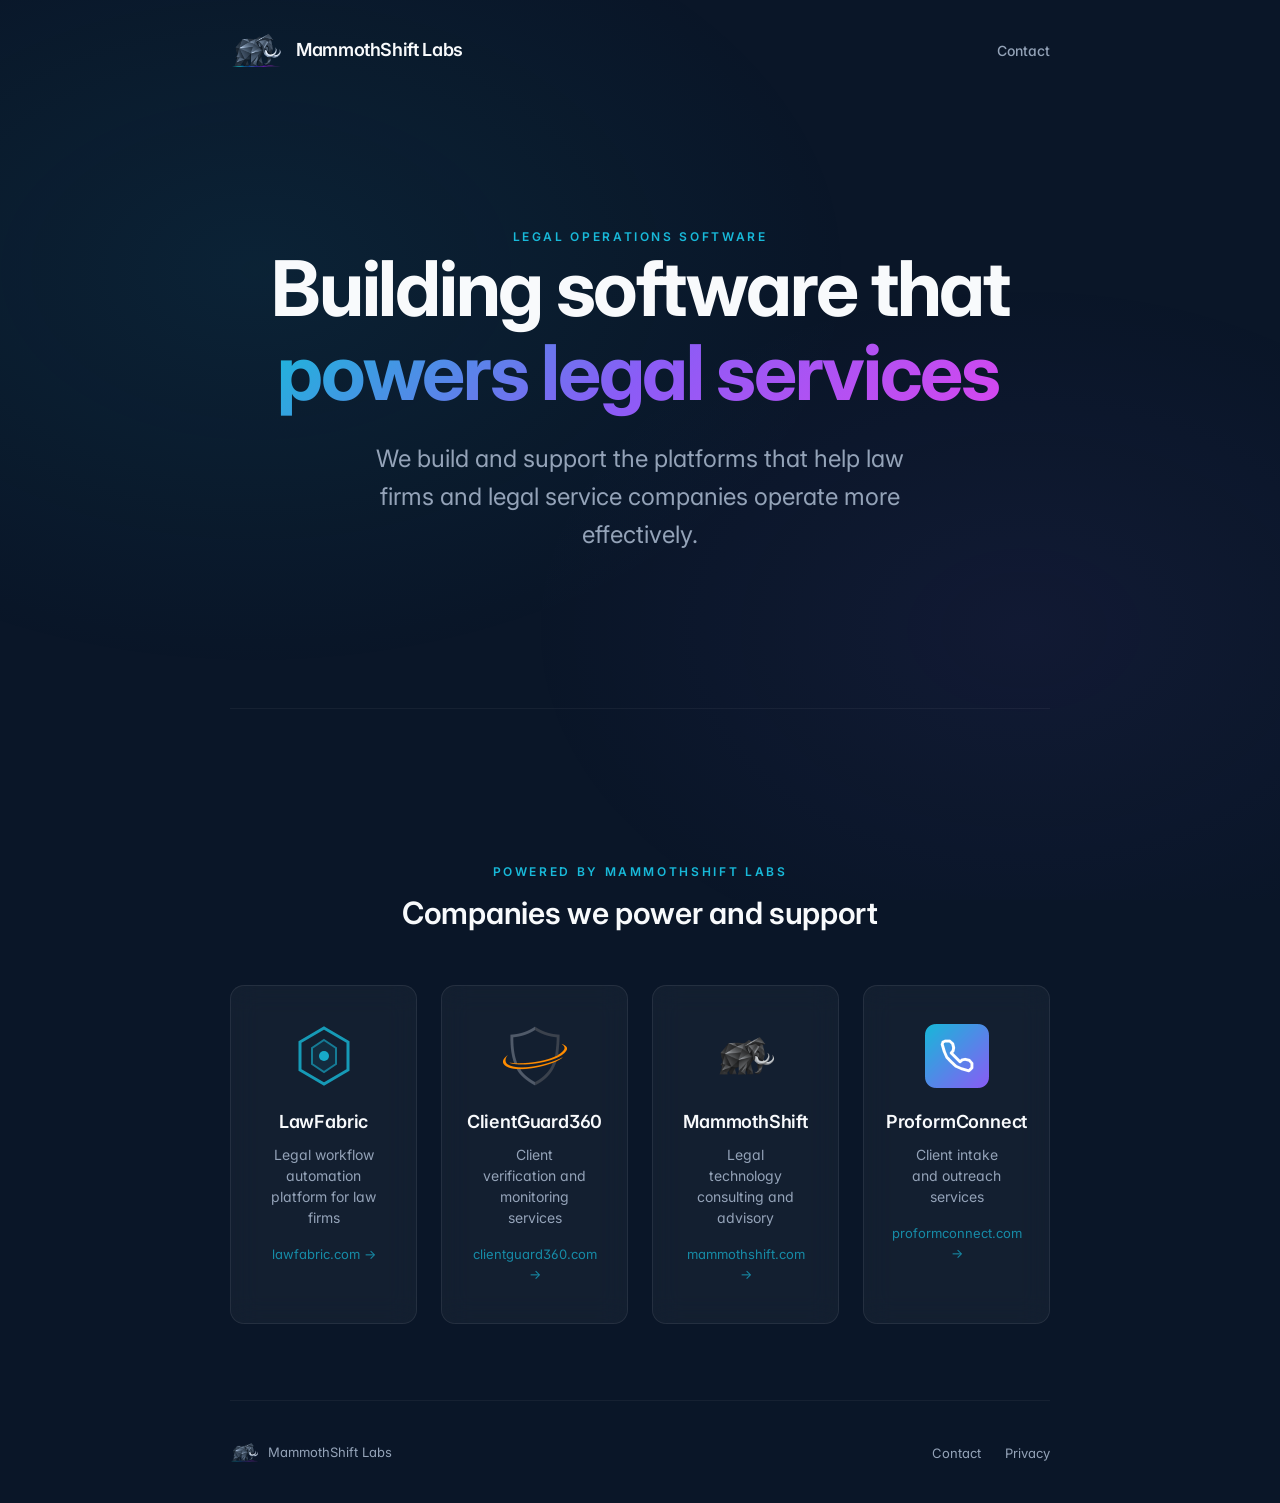
<file: index.html>
<!DOCTYPE html>
<html lang="en">
<head>
  <meta charset="UTF-8">
  <meta name="viewport" content="width=device-width, initial-scale=1.0">
  <title>MammothShift Labs</title>
  <meta name="description" content="MammothShift Labs builds and maintains legal operations software.">
  <meta property="og:type" content="website">
  <meta property="og:title" content="MammothShift Labs">
  <meta property="og:description" content="MammothShift Labs builds and maintains legal operations software.">
  <meta property="og:image" content="img/og-image.png">
  <link rel="preconnect" href="https://fonts.googleapis.com">
  <link rel="preconnect" href="https://fonts.gstatic.com" crossorigin>
  <link href="https://fonts.googleapis.com/css2?family=Inter:wght@300;400;500;600;700;800&display=swap" rel="stylesheet">
  <link rel="stylesheet" href="css/style.css">
  <link rel="icon" href="img/favicon.png">
</head>
<body class="ml-stage">
<div class="ml-page">

  <msl-header></msl-header>

  <main class="ml-main">
    <section class="ml-hero">
      <p class="ml-eyebrow ml-animate">Legal Operations Software</p>
      <h1 class="ml-title-lg ml-hero-tagline ml-animate ml-animate-d1">
        Building software that <span class="ml-gradient-text">powers legal services</span>
      </h1>
      <p class="ml-body-lg ml-hero-sub ml-animate ml-animate-d2">
        We build and support the platforms that help law firms and legal service companies operate more effectively.
      </p>
    </section>

    <hr class="ml-divider">

    <section class="ml-section">
      <div class="ml-section-header ml-animate ml-animate-d3">
        <p class="ml-eyebrow">Powered by MammothShift Labs</p>
        <h2 class="ml-title-sm">Companies we power and support</h2>
      </div>

      <div class="ml-grid">

        <a href="https://www.lawfabric.com" target="_blank" rel="noopener" class="ml-card ml-animate ml-animate-d3">
          <img class="ml-card-logo" src="img/lawfabric.svg" alt="LawFabric">
          <div class="ml-card-name">LawFabric</div>
          <div class="ml-card-desc">Legal workflow automation platform for law firms</div>
          <div class="ml-card-link">lawfabric.com &rarr;</div>
        </a>

        <a href="https://www.clientguard360.com" target="_blank" rel="noopener" class="ml-card ml-animate ml-animate-d4">
          <img class="ml-card-logo" src="img/clientguard360.png" alt="ClientGuard360">
          <div class="ml-card-name">ClientGuard360</div>
          <div class="ml-card-desc">Client verification and monitoring services</div>
          <div class="ml-card-link">clientguard360.com &rarr;</div>
        </a>

        <a href="https://www.mammothshift.com" target="_blank" rel="noopener" class="ml-card ml-animate ml-animate-d5">
          <img class="ml-card-logo" src="img/mammothshift.png" alt="MammothShift">
          <div class="ml-card-name">MammothShift</div>
          <div class="ml-card-desc">Legal technology consulting and advisory</div>
          <div class="ml-card-link">mammothshift.com &rarr;</div>
        </a>

        <a href="https://www.proformconnect.com" target="_blank" rel="noopener" class="ml-card ml-animate ml-animate-d6">
          <img class="ml-card-logo" src="img/proformconnect.png" alt="ProformConnect">
          <div class="ml-card-name">ProformConnect</div>
          <div class="ml-card-desc">Client intake and outreach services</div>
          <div class="ml-card-link">proformconnect.com &rarr;</div>
        </a>

      </div>
    </section>
  </main>

  <msl-footer></msl-footer>

</div>
<script src="js/components.js"></script>
<script src="js/main.js"></script>
</body>
</html>
</file>
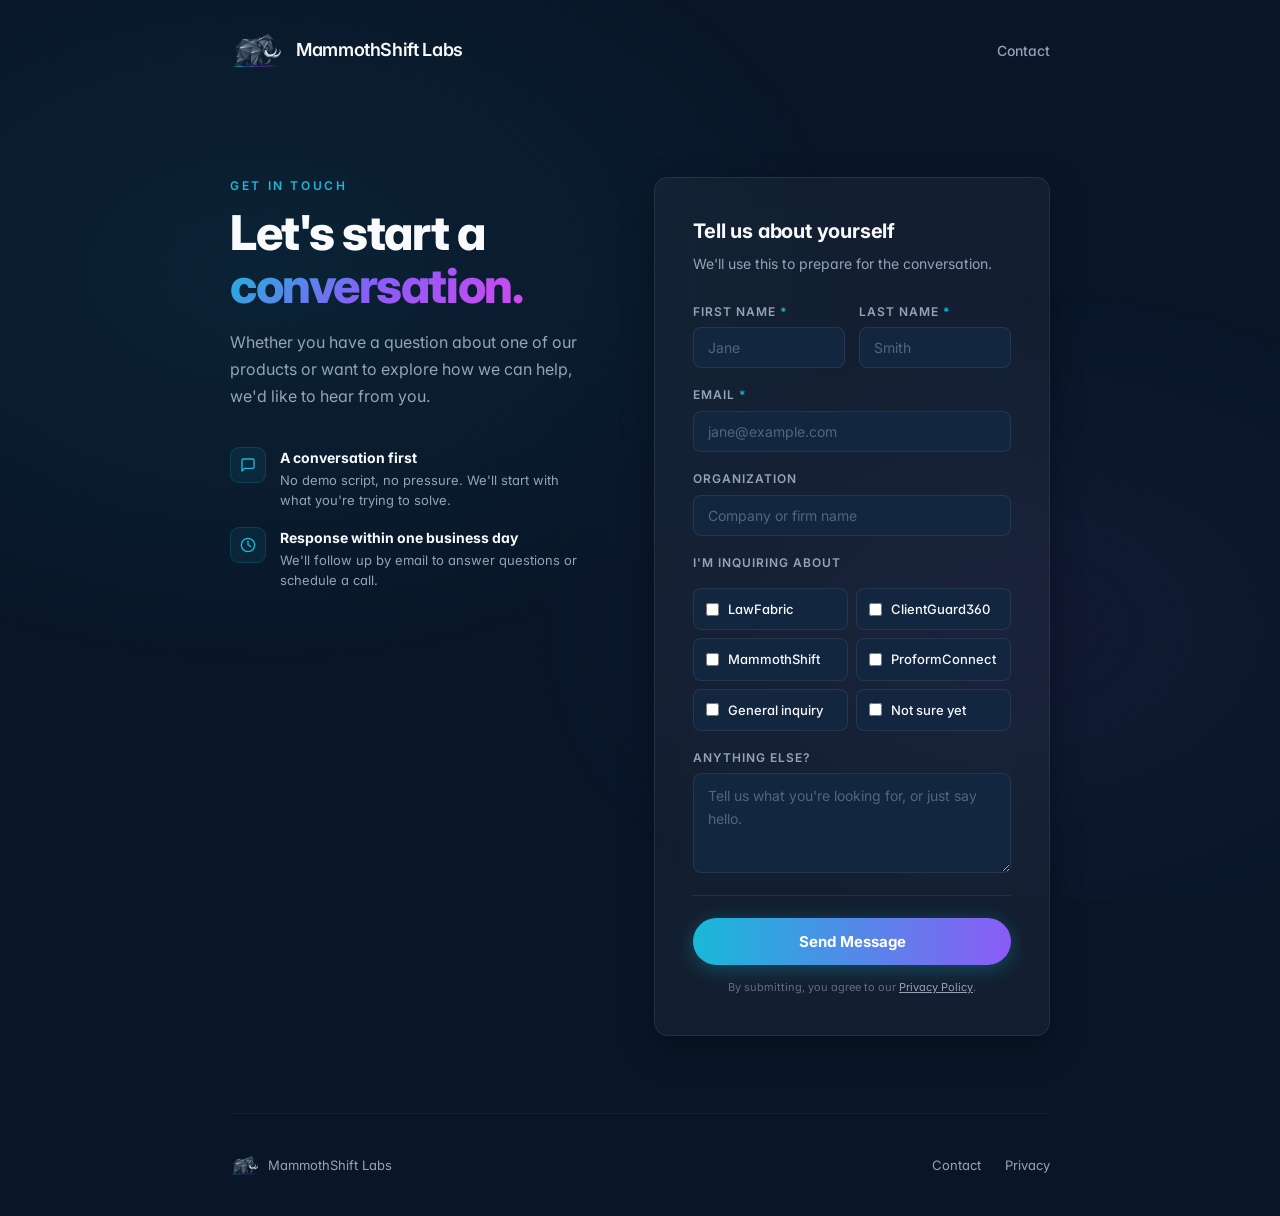
<file: contact.html>
<!DOCTYPE html>
<html lang="en">
<head>
  <meta charset="UTF-8">
  <meta name="viewport" content="width=device-width, initial-scale=1.0">
  <title>Contact — MammothShift Labs</title>
  <meta name="description" content="Get in touch with MammothShift Labs.">
  <meta property="og:type" content="website">
  <meta property="og:title" content="Contact — MammothShift Labs">
  <meta property="og:description" content="Get in touch with MammothShift Labs.">
  <meta property="og:image" content="img/og-image.png">
  <link rel="preconnect" href="https://fonts.googleapis.com">
  <link rel="preconnect" href="https://fonts.gstatic.com" crossorigin>
  <link href="https://fonts.googleapis.com/css2?family=Inter:wght@300;400;500;600;700;800&display=swap" rel="stylesheet">
  <link rel="stylesheet" href="css/style.css">
  <link rel="icon" href="img/favicon.png">
</head>
<body class="ml-stage">
<div class="ml-page">

  <msl-header></msl-header>

  <main class="ml-main">
    <section class="ml-contact-section">
      <div class="ml-contact-grid">

        <div class="ml-animate">
          <p class="ml-eyebrow">Get in Touch</p>
          <h1 class="ml-contact-headline ml-animate ml-animate-d1">
            Let's start a <span class="ml-gradient-text">conversation.</span>
          </h1>
          <p class="ml-contact-sub ml-animate ml-animate-d2">
            Whether you have a question about one of our products or want to explore how we can help, we'd like to hear from you.
          </p>

          <ul class="ml-expect-list ml-animate ml-animate-d3">
            <li class="ml-expect-item">
              <div class="ml-expect-icon">
                <svg width="16" height="16" viewBox="0 0 24 24" fill="none" stroke="#18b9d9" stroke-width="2" stroke-linecap="round" stroke-linejoin="round"><path d="M21 15a2 2 0 01-2 2H7l-4 4V5a2 2 0 012-2h14a2 2 0 012 2z"/></svg>
              </div>
              <div>
                <div class="ml-expect-title">A conversation first</div>
                <div class="ml-expect-desc">No demo script, no pressure. We'll start with what you're trying to solve.</div>
              </div>
            </li>
            <li class="ml-expect-item">
              <div class="ml-expect-icon">
                <svg width="16" height="16" viewBox="0 0 24 24" fill="none" stroke="#18b9d9" stroke-width="2" stroke-linecap="round" stroke-linejoin="round"><circle cx="12" cy="12" r="10"/><polyline points="12 6 12 12 16 14"/></svg>
              </div>
              <div>
                <div class="ml-expect-title">Response within one business day</div>
                <div class="ml-expect-desc">We'll follow up by email to answer questions or schedule a call.</div>
              </div>
            </li>
          </ul>
        </div>

        <div class="ml-form-card ml-animate ml-animate-d2">
          <div class="ml-form-title">Tell us about yourself</div>
          <div class="ml-form-sub">We'll use this to prepare for the conversation.</div>

          <form id="contactForm">

            <div class="ml-form-row">
              <div class="ml-form-group">
                <label class="ml-form-label" for="fname">First Name <span>*</span></label>
                <input class="ml-form-input" type="text" id="fname" name="first_name" placeholder="Jane" required>
              </div>
              <div class="ml-form-group">
                <label class="ml-form-label" for="lname">Last Name <span>*</span></label>
                <input class="ml-form-input" type="text" id="lname" name="last_name" placeholder="Smith" required>
              </div>
            </div>

            <div class="ml-form-group">
              <label class="ml-form-label" for="email">Email <span>*</span></label>
              <input class="ml-form-input" type="email" id="email" name="email" placeholder="jane@example.com" required>
            </div>

            <div class="ml-form-group">
              <label class="ml-form-label" for="org">Organization</label>
              <input class="ml-form-input" type="text" id="org" name="organization" placeholder="Company or firm name">
            </div>

            <div class="ml-form-group">
              <div class="ml-form-label ml-form-label--gap">I'm inquiring about</div>
              <div class="ml-interest-grid">
                <div class="ml-interest-item">
                  <input type="checkbox" id="int-lawfabric" name="interest" value="lawfabric">
                  <label for="int-lawfabric">LawFabric</label>
                </div>
                <div class="ml-interest-item">
                  <input type="checkbox" id="int-cg360" name="interest" value="clientguard360">
                  <label for="int-cg360">ClientGuard360</label>
                </div>
                <div class="ml-interest-item">
                  <input type="checkbox" id="int-ms" name="interest" value="mammothshift">
                  <label for="int-ms">MammothShift</label>
                </div>
                <div class="ml-interest-item">
                  <input type="checkbox" id="int-pc" name="interest" value="proformconnect">
                  <label for="int-pc">ProformConnect</label>
                </div>
                <div class="ml-interest-item">
                  <input type="checkbox" id="int-general" name="interest" value="general">
                  <label for="int-general">General inquiry</label>
                </div>
                <div class="ml-interest-item">
                  <input type="checkbox" id="int-other" name="interest" value="not-sure">
                  <label for="int-other">Not sure yet</label>
                </div>
              </div>
            </div>

            <div class="ml-form-group">
              <label class="ml-form-label" for="message">Anything else?</label>
              <textarea class="ml-form-textarea" id="message" name="message" placeholder="Tell us what you're looking for, or just say hello."></textarea>
            </div>

            <div class="ml-form-divider"></div>

            <button type="submit" class="ml-form-submit">Send Message</button>

            <div id="form-error" class="ml-form-error">
              Something went wrong. Please try again or email us directly.
            </div>

            <p class="ml-form-legal">
              By submitting, you agree to our <a href="privacy.html">Privacy Policy</a>.
            </p>

          </form>
        </div>

      </div>
    </section>
  </main>

  <msl-footer></msl-footer>

</div>
<script src="js/components.js"></script>
<script src="js/main.js"></script>
<script src="js/contact.js"></script>
</body>
</html>
</file>
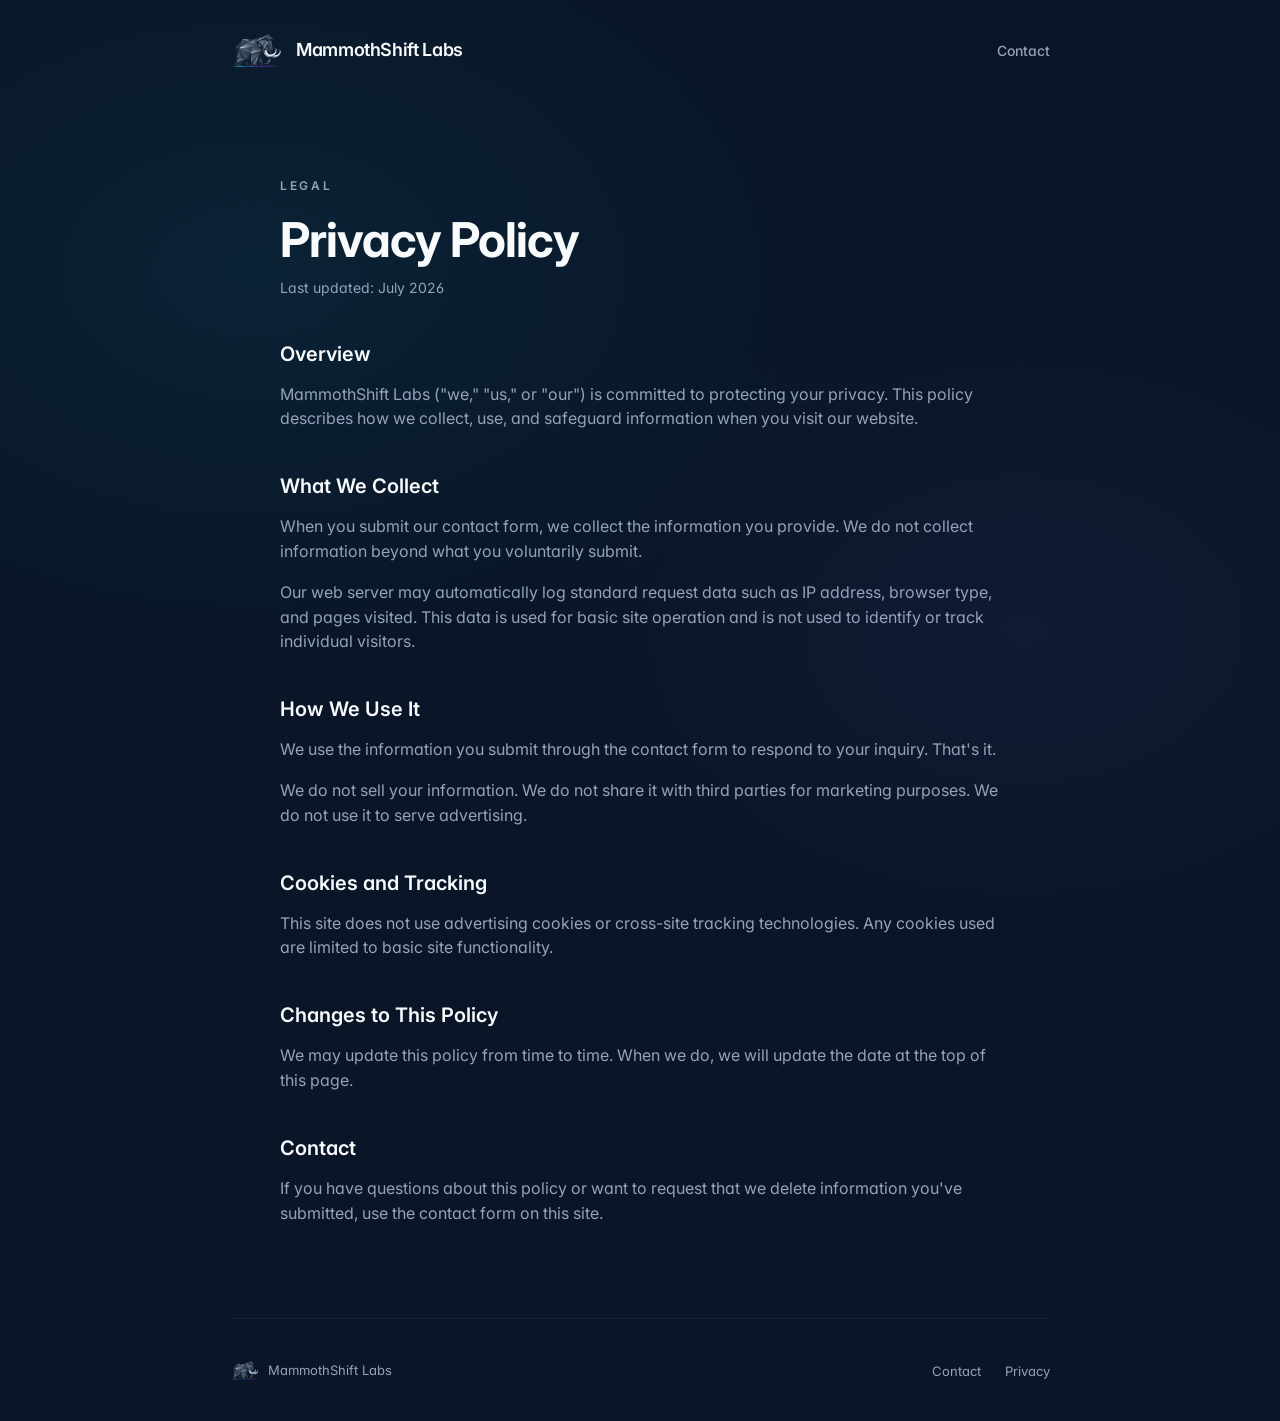
<file: privacy.html>
<!DOCTYPE html>
<html lang="en">
<head>
  <meta charset="UTF-8">
  <meta name="viewport" content="width=device-width, initial-scale=1.0">
  <title>Privacy Policy — MammothShift Labs</title>
  <meta name="description" content="MammothShift Labs privacy policy.">
  <meta property="og:type" content="website">
  <meta property="og:title" content="Privacy Policy — MammothShift Labs">
  <meta property="og:description" content="MammothShift Labs privacy policy.">
  <meta property="og:image" content="img/og-image.png">
  <link rel="preconnect" href="https://fonts.googleapis.com">
  <link rel="preconnect" href="https://fonts.gstatic.com" crossorigin>
  <link href="https://fonts.googleapis.com/css2?family=Inter:wght@300;400;500;600;700;800&display=swap" rel="stylesheet">
  <link rel="stylesheet" href="css/style.css">
  <link rel="icon" href="img/favicon.png">
</head>
<body class="ml-stage">
<div class="ml-page">

  <msl-header></msl-header>

  <main class="ml-main">
    <div class="ml-legal">
      <p class="ml-eyebrow ml-animate">Legal</p>
      <h1 class="ml-title-md ml-animate ml-animate-d1">Privacy Policy</h1>
      <p class="ml-last-updated ml-animate ml-animate-d2">Last updated: July 2026</p>

      <h2>Overview</h2>
      <p>MammothShift Labs ("we," "us," or "our") is committed to protecting your privacy. This policy describes how we collect, use, and safeguard information when you visit our website.</p>

      <h2>What We Collect</h2>
      <p>When you submit our contact form, we collect the information you provide. We do not collect information beyond what you voluntarily submit.</p>
      <p>Our web server may automatically log standard request data such as IP address, browser type, and pages visited. This data is used for basic site operation and is not used to identify or track individual visitors.</p>

      <h2>How We Use It</h2>
      <p>We use the information you submit through the contact form to respond to your inquiry. That's it.</p>
      <p>We do not sell your information. We do not share it with third parties for marketing purposes. We do not use it to serve advertising.</p>

      <h2>Cookies and Tracking</h2>
      <p>This site does not use advertising cookies or cross-site tracking technologies. Any cookies used are limited to basic site functionality.</p>

      <h2>Changes to This Policy</h2>
      <p>We may update this policy from time to time. When we do, we will update the date at the top of this page.</p>

      <h2>Contact</h2>
      <p>If you have questions about this policy or want to request that we delete information you've submitted, use the contact form on this site.</p>
    </div>
  </main>

  <msl-footer></msl-footer>

</div>
<script src="js/components.js"></script>
<script src="js/main.js"></script>
</body>
</html>
</file>
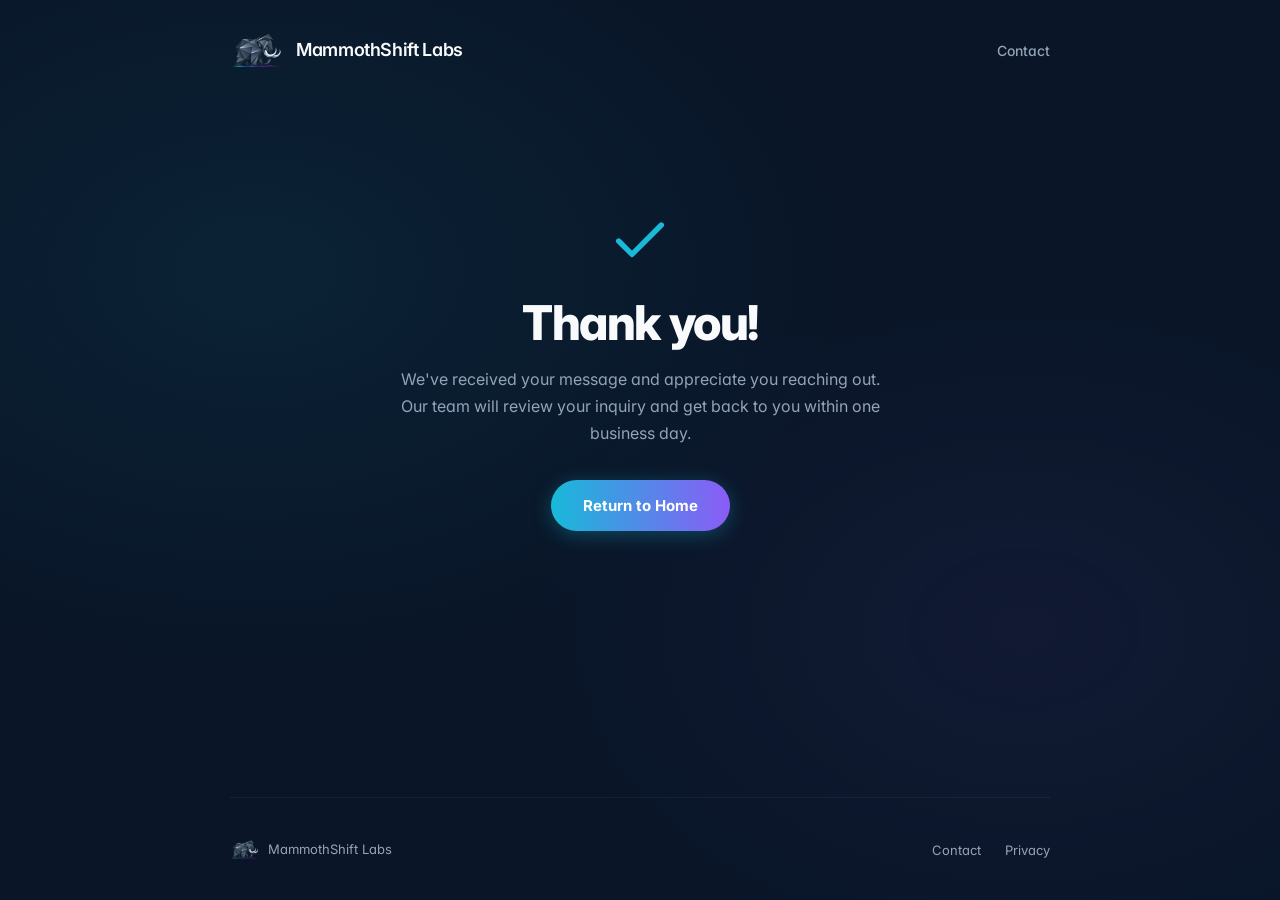
<file: thank-you.html>
<!DOCTYPE html>
<html lang="en">
<head>
  <meta charset="UTF-8">
  <meta name="viewport" content="width=device-width, initial-scale=1.0">
  <title>Thank You — MammothShift Labs</title>
  <meta name="description" content="Thank you for contacting MammothShift Labs.">
  <meta property="og:type" content="website">
  <meta property="og:title" content="Thank You — MammothShift Labs">
  <meta property="og:description" content="Thank you for contacting MammothShift Labs.">
  <meta property="og:image" content="img/og-image.png">
  <link rel="preconnect" href="https://fonts.googleapis.com">
  <link rel="preconnect" href="https://fonts.gstatic.com" crossorigin>
  <link href="https://fonts.googleapis.com/css2?family=Inter:wght@300;400;500;600;700;800&display=swap" rel="stylesheet">
  <link rel="stylesheet" href="css/style.css">
  <link rel="icon" href="img/favicon.png">
</head>
<body class="ml-stage">
<div class="ml-page">

  <msl-header></msl-header>

  <main class="ml-main">
    <section class="ml-contact-section ml-thankyou">
      <div class="ml-thankyou-inner">

        <div class="ml-thankyou-icon">
          <svg width="64" height="64" viewBox="0 0 24 24" fill="none" stroke="#18b9d9" stroke-width="2" stroke-linecap="round" stroke-linejoin="round">
            <polyline points="20 6 9 17 4 12"></polyline>
          </svg>
        </div>

        <h1 class="ml-contact-headline ml-animate ml-animate-d1">
          Thank you!
        </h1>

        <p class="ml-contact-sub ml-animate ml-animate-d2">
          We've received your message and appreciate you reaching out. Our team will review your inquiry and get back to you within one business day.
        </p>

        <a href="index.html" class="ml-thankyou-btn ml-animate ml-animate-d3">
          Return to Home
        </a>

      </div>
    </section>
  </main>

  <msl-footer></msl-footer>

</div>
<script src="js/components.js"></script>
<script src="js/main.js"></script>
</body>
</html>
</file>
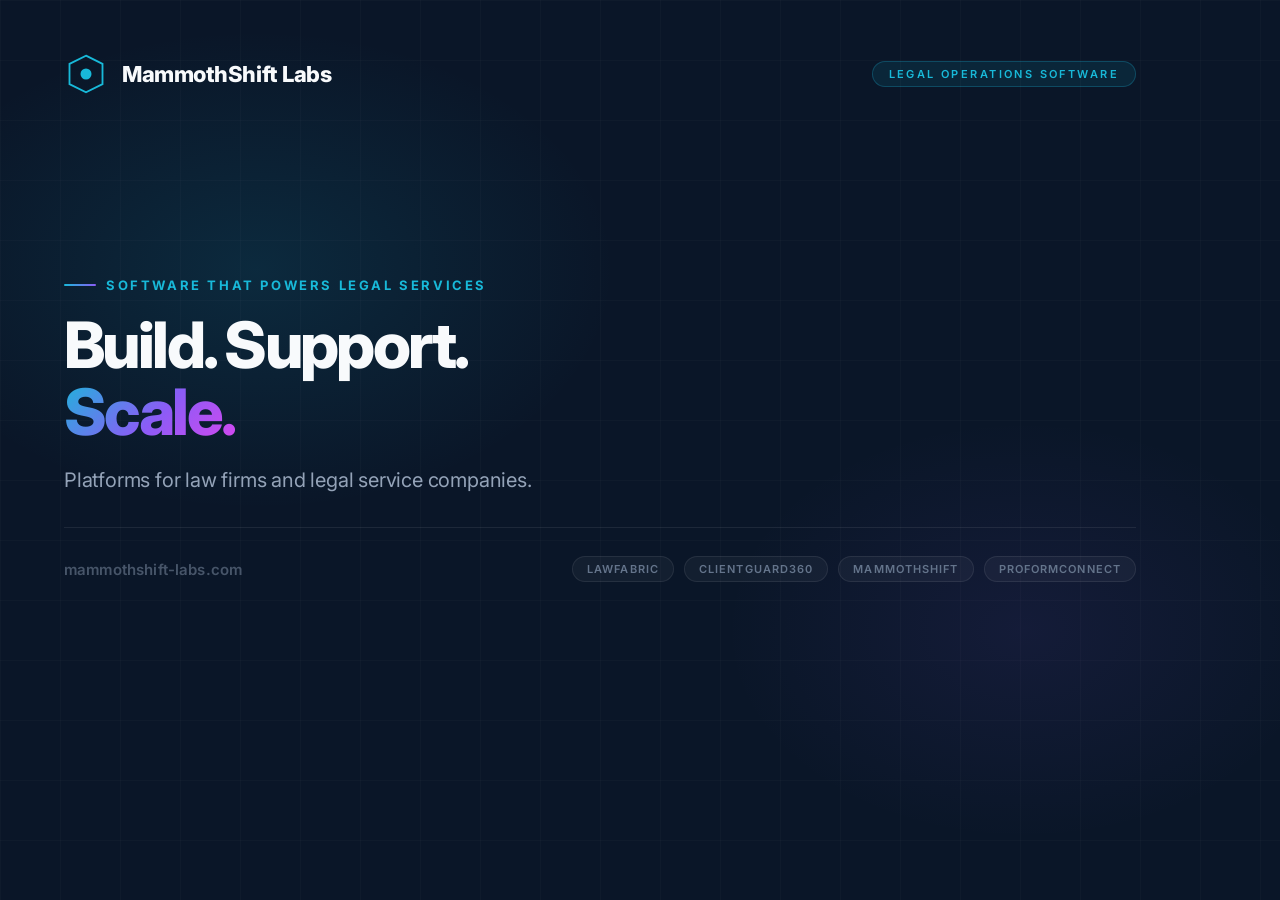
<file: img/og-image-template.html>
<!DOCTYPE html>
<!--
  OG Image Template | MammothShift Labs
  -------------------------------------------------------------------
  This file is a design template for generating the social sharing image
  (og:image). It is NOT a page of the website.

  TO GENERATE og-image.png:
  1. Open this file in Chrome or Edge
  2. Open DevTools -> toggle device toolbar (Ctrl+Shift+M)
  3. Set dimensions to exactly 1200 x 630
  4. Screenshot the page (DevTools -> ... -> Capture screenshot)
  5. Save the output as img/og-image.png
  -------------------------------------------------------------------
-->
<html lang="en">
<head>
  <meta charset="UTF-8">
  <meta name="viewport" content="width=1200">
  <title>OG Image Template</title>
  <link href="https://fonts.googleapis.com/css2?family=Inter:wght@400;600;700;800&display=swap" rel="stylesheet">
  <style>
    * { margin: 0; padding: 0; box-sizing: border-box; }

    body {
      width: 1200px; height: 630px; overflow: hidden;
      font-family: 'Inter', sans-serif;
      background: #0a1628;
      color: #f8fafc;
      -webkit-font-smoothing: antialiased;
    }

    .bg {
      position: absolute; inset: 0;
      background:
        radial-gradient(ellipse 600px 400px at 20% 30%, rgba(24,185,217,0.12) 0%, transparent 60%),
        radial-gradient(ellipse 500px 350px at 80% 70%, rgba(139,92,246,0.08) 0%, transparent 60%);
    }

    .grid {
      position: absolute; inset: 0;
      background-image:
        linear-gradient(rgba(255,255,255,0.02) 1px, transparent 1px),
        linear-gradient(90deg, rgba(255,255,255,0.02) 1px, transparent 1px);
      background-size: 60px 60px;
    }

    .content {
      position: relative; z-index: 1;
      height: 100%; display: flex; flex-direction: column;
      padding: 52px 64px 48px;
    }

    .topbar {
      display: flex; align-items: center; justify-content: space-between;
      margin-bottom: auto;
    }

    .brand {
      display: flex; align-items: center; gap: 14px;
    }

    .brand-icon {
      width: 44px; height: 44px;
    }

    .brand-name {
      font-size: 22px; font-weight: 800; letter-spacing: -0.02em;
    }

    .brand-tag {
      font-size: 11px; font-weight: 600; text-transform: uppercase;
      letter-spacing: 0.22em; color: #18b9d9;
      background: rgba(24,185,217,0.1); border: 1px solid rgba(24,185,217,0.25);
      border-radius: 100px; padding: 5px 16px;
    }

    .main { padding-bottom: 0; }

    .eyebrow {
      font-size: 13px; font-weight: 700; text-transform: uppercase;
      letter-spacing: 0.2em; color: #18b9d9; margin-bottom: 18px;
      display: flex; align-items: center; gap: 10px;
    }
    .eyebrow::before {
      content: ''; display: block;
      width: 32px; height: 2px;
      background: linear-gradient(90deg, #18b9d9, #8b5cf6);
      border-radius: 1px;
    }

    .headline {
      font-size: 64px; font-weight: 800;
      letter-spacing: -0.04em; line-height: 1.05;
      margin-bottom: 20px;
    }

    .headline .grad {
      background: linear-gradient(135deg, #18b9d9 0%, #8b5cf6 55%, #d946ef 100%);
      -webkit-background-clip: text;
      -webkit-text-fill-color: transparent;
      background-clip: text;
    }

    .tagline {
      font-size: 20px; font-weight: 400; color: #94a3b8;
      letter-spacing: -0.01em; line-height: 1.5;
    }

    .bottombar {
      display: flex; align-items: center; justify-content: space-between;
      padding-top: 28px;
      border-top: 1px solid rgba(255,255,255,0.08);
      margin-top: 32px;
    }

    .url { font-size: 15px; font-weight: 600; color: #475569; letter-spacing: 0.01em; }

    .pills { display: flex; gap: 10px; }
    .pill {
      font-size: 11px; font-weight: 600; text-transform: uppercase; letter-spacing: 0.1em;
      padding: 5px 14px; border-radius: 100px;
      background: rgba(255,255,255,0.04); border: 1px solid rgba(255,255,255,0.08);
      color: #64748b;
    }
  </style>
</head>
<body>

  <div class="bg"></div>
  <div class="grid"></div>

  <div class="content">

    <div class="topbar">
      <div class="brand">
        <svg class="brand-icon" viewBox="0 0 48 48" fill="none">
          <polygon points="24,4 42,13 42,35 24,44 6,35 6,13" fill="none" stroke="#18b9d9" stroke-width="2"/>
          <circle cx="24" cy="24" r="6" fill="#18b9d9"/>
        </svg>
        <div class="brand-name">MammothShift Labs</div>
      </div>
      <div class="brand-tag">Legal Operations Software</div>
    </div>

    <div class="main">
      <div class="eyebrow">Software That Powers Legal Services</div>
      <h1 class="headline">
        Build. Support.<br>
        <span class="grad">Scale.</span>
      </h1>
      <p class="tagline">Platforms for law firms and legal service companies.</p>
    </div>

    <div class="bottombar">
      <div class="url">mammothshift-labs.com</div>
      <div class="pills">
        <div class="pill">LawFabric</div>
        <div class="pill">ClientGuard360</div>
        <div class="pill">MammothShift</div>
        <div class="pill">ProformConnect</div>
      </div>
    </div>

  </div>

</body>
</html>
</file>
<file: css/style.css>
/* MammothShift-Labs — Site Styles
   Design tokens derived from LegalSlash styleguide */

/* ── Reset ── */
*, *::before, *::after { box-sizing: border-box; margin: 0; padding: 0; }

/* ── Tokens ── */
:root {
  --ml-bg:          #0a1628;
  --ml-bg-raised:   #12263f;
  --ml-bg-card:     rgba(255,255,255,0.04);
  --ml-fg:          #f8fafc;
  --ml-muted:       #94a3b8;
  --ml-accent:      #18b9d9;
  --ml-accent-2:    #8b5cf6;
  --ml-accent-3:    #d946ef;
  --ml-border:      rgba(255,255,255,0.08);
  --ml-border-soft: rgba(255,255,255,0.05);
  --ml-shadow-sm:   0 4px 12px rgba(0,0,0,0.25);
  --ml-shadow-md:   0 12px 32px rgba(0,0,0,0.35);
  --ml-shadow-glow: 0 0 30px rgba(24,185,217,0.25);
  --ml-radius-sm:   8px;
  --ml-radius-md:   14px;
  --ml-radius-lg:   20px;
  --ml-radius-pill: 999px;
  --ml-spring:      cubic-bezier(0.22, 1, 0.36, 1);
  --ml-gradient:    linear-gradient(135deg, #18b9d9, #8b5cf6, #d946ef);
  --ml-gradient-accent: linear-gradient(90deg, #18b9d9, #8b5cf6);
}

/* ── Base ── */
html {
  font-size: 16px;
  overflow-x: hidden;
  -webkit-font-smoothing: antialiased;
  -moz-osx-font-smoothing: grayscale;
}

body {
  font-family: 'Inter', 'Plus Jakarta Sans', -apple-system, 'Segoe UI', sans-serif;
  font-feature-settings: 'ss01', 'cv11';
  background: var(--ml-bg);
  color: var(--ml-fg);
  line-height: 1.55;
  min-height: 100vh;
}

a {
  color: var(--ml-accent);
  text-decoration: none;
  transition: color 0.3s var(--ml-spring);
}

a:hover {
  color: var(--ml-accent-2);
}

/* ── Layout ── */
.ml-page {
  max-width: 900px;
  margin: 0 auto;
  padding: 0 40px;
  min-height: 100vh;
  display: flex;
  flex-direction: column;
}

.ml-main {
  flex: 1;
}

/* ── Ambient Background ── */
.ml-stage {
  position: relative;
}

.ml-stage::before {
  content: '';
  position: fixed;
  top: 0; left: 0; right: 0; bottom: 0;
  background:
    radial-gradient(ellipse 600px 400px at 20% 30%, rgba(24,185,217,0.08), transparent),
    radial-gradient(ellipse 500px 350px at 80% 70%, rgba(139,92,246,0.06), transparent);
  animation: ml-drift 24s ease-in-out infinite alternate;
  pointer-events: none;
  z-index: 0;
}

@keyframes ml-drift {
  0%   { transform: translate(0, 0); }
  100% { transform: translate(-30px, 20px); }
}

.ml-stage > * {
  position: relative;
  z-index: 1;
}

/* ── Typography ── */
.ml-title-lg {
  font-size: clamp(40px, 6vw, 80px);
  font-weight: 700;
  letter-spacing: -0.03em;
  line-height: 1.1;
}

.ml-title-md {
  font-size: clamp(28px, 4vw, 48px);
  font-weight: 700;
  letter-spacing: -0.02em;
  line-height: 1.2;
}

.ml-title-sm {
  font-size: clamp(20px, 2.4vw, 32px);
  font-weight: 600;
  letter-spacing: -0.01em;
  line-height: 1.3;
}

.ml-body-lg {
  font-size: clamp(18px, 2vw, 24px);
  font-weight: 400;
  line-height: 1.6;
}

.ml-eyebrow {
  font-size: 12px;
  font-weight: 600;
  letter-spacing: 0.22em;
  text-transform: uppercase;
  color: var(--ml-accent);
}

.ml-gradient-text {
  background: var(--ml-gradient);
  -webkit-background-clip: text;
  background-clip: text;
  -webkit-text-fill-color: transparent;
  padding-bottom: 0.1em;
  padding-right: 0.05em;
}

/* ── Nav ── */
.ml-nav {
  padding: clamp(20px, 3vw, 32px) 0;
  display: flex;
  align-items: center;
  justify-content: space-between;
}

.ml-nav-logo {
  display: flex;
  align-items: center;
  gap: 12px;
  text-decoration: none;
  color: var(--ml-fg);
}

.ml-nav-logo svg,
.ml-nav-logo img {
  height: 36px;
}

.ml-nav-wordmark {
  font-size: 18px;
  font-weight: 600;
  letter-spacing: -0.02em;
}

.ml-nav-links {
  display: flex;
  gap: 32px;
  list-style: none;
}

.ml-nav-links a {
  color: var(--ml-muted);
  font-size: 14px;
  font-weight: 500;
  transition: color 0.3s var(--ml-spring);
}

.ml-nav-links a:hover {
  color: var(--ml-fg);
}

/* --- Burger button --- */
.ml-nav-burger {
  display: none; background: none; border: none; cursor: pointer;
  width: 28px; height: 20px; position: relative; margin-left: 16px; flex-shrink: 0;
}
.ml-nav-burger span {
  display: block; position: absolute; left: 0; right: 0; height: 2px;
  background: var(--ml-fg); border-radius: 1px; transition: transform 0.25s, opacity 0.2s;
}
.ml-nav-burger span:nth-child(1) { top: 0; }
.ml-nav-burger span:nth-child(2) { top: 9px; }
.ml-nav-burger span:nth-child(3) { top: 18px; }
.ml-nav-burger.open span:nth-child(1) { transform: translateY(9px) rotate(45deg); }
.ml-nav-burger.open span:nth-child(2) { opacity: 0; }
.ml-nav-burger.open span:nth-child(3) { transform: translateY(-9px) rotate(-45deg); }

/* --- Mobile nav panel --- */
.ml-mobile-nav {
  display: none;
  flex-direction: column; gap: 4px;
  padding: 8px 0 16px;
  border-bottom: 1px solid var(--ml-border-soft);
}
.ml-mobile-nav.open { display: flex; }
.ml-mobile-nav__link {
  padding: 10px 0; font-size: 15px; font-weight: 500; color: var(--ml-muted);
  text-decoration: none; transition: color 0.2s;
}
.ml-mobile-nav__link:hover { color: var(--ml-fg); }

/* ── Hero ── */
.ml-hero {
  padding: clamp(60px, 10vw, 140px) 0 clamp(40px, 6vw, 80px);
  text-align: center;
}

.ml-hero-tagline {
  max-width: 800px;
  margin: 0 auto;
}

.ml-hero-sub {
  margin-top: 24px;
  max-width: 560px;
  margin-left: auto;
  margin-right: auto;
  color: var(--ml-muted);
}

/* ── Section ── */
.ml-section {
  padding: clamp(40px, 6vw, 80px) 0;
}

.ml-section-header {
  text-align: center;
  margin-bottom: clamp(32px, 4vw, 56px);
}

.ml-section-header .ml-eyebrow {
  margin-bottom: 12px;
}

/* ── Company Cards ── */
.ml-grid {
  display: grid;
  grid-template-columns: repeat(auto-fit, minmax(180px, 1fr));
  gap: clamp(16px, 2vw, 24px);
}

.ml-card {
  background: var(--ml-bg-card);
  border: 1px solid var(--ml-border);
  border-radius: var(--ml-radius-md);
  padding: clamp(24px, 3vw, 40px);
  backdrop-filter: blur(14px);
  -webkit-backdrop-filter: blur(14px);
  transition: transform 0.4s var(--ml-spring), box-shadow 0.4s var(--ml-spring);
  display: flex;
  flex-direction: column;
  align-items: center;
  text-align: center;
  text-decoration: none;
  color: var(--ml-fg);
}

.ml-card:hover {
  transform: translateY(-6px);
  box-shadow: var(--ml-shadow-glow);
  color: var(--ml-fg);
}

.ml-card-logo {
  width: 64px;
  height: 64px;
  margin-bottom: 20px;
  object-fit: contain;
}

.ml-card-name {
  font-size: 18px;
  font-weight: 600;
  letter-spacing: -0.01em;
  margin-bottom: 8px;
}

.ml-card-desc {
  font-size: 14px;
  color: var(--ml-muted);
  line-height: 1.5;
}

.ml-card-link {
  margin-top: 16px;
  font-size: 13px;
  color: var(--ml-accent);
  opacity: 0.7;
  transition: opacity 0.3s var(--ml-spring);
}

.ml-card:hover .ml-card-link {
  opacity: 1;
}

/* ── Divider ── */
.ml-divider {
  border: none;
  border-top: 1px solid var(--ml-border-soft);
  margin: clamp(40px, 6vw, 80px) 0;
}

/* ── Footer ── */
.ml-footer {
  padding: clamp(24px, 3vw, 40px) 0;
  border-top: 1px solid var(--ml-border-soft);
  margin-top: auto;
}

.ml-footer-inner {
  display: flex;
  justify-content: space-between;
  align-items: center;
  flex-wrap: wrap;
  gap: 16px;
}

.ml-footer-copy {
  font-size: 13px;
  color: var(--ml-muted);
  display: flex;
  align-items: center;
  gap: 8px;
}

.ml-footer-logo {
  height: 20px;
  width: auto;
}

.ml-footer-links {
  display: flex;
  gap: 24px;
  list-style: none;
}

.ml-footer-links a {
  font-size: 13px;
  color: var(--ml-muted);
}

.ml-footer-links a:hover {
  color: var(--ml-fg);
}

/* ── Contact Page ── */
.ml-contact-section {
  padding: clamp(40px, 6vw, 80px) 0;
}

.ml-contact-grid {
  display: grid;
  grid-template-columns: 1fr 1.1fr;
  gap: clamp(40px, 5vw, 72px);
  align-items: start;
}

.ml-contact-headline {
  font-size: clamp(28px, 4vw, 48px);
  font-weight: 800;
  letter-spacing: -0.03em;
  line-height: 1.1;
  margin-top: 12px;
  margin-bottom: 16px;
}

.ml-contact-sub {
  font-size: 16px;
  color: var(--ml-muted);
  line-height: 1.7;
  margin-bottom: 36px;
}

.ml-expect-list {
  list-style: none;
  display: flex;
  flex-direction: column;
  gap: 16px;
}

.ml-expect-item {
  display: flex;
  align-items: flex-start;
  gap: 14px;
}

.ml-expect-icon {
  width: 36px;
  height: 36px;
  border-radius: 9px;
  flex-shrink: 0;
  background: rgba(24, 185, 217, 0.08);
  border: 1px solid rgba(24, 185, 217, 0.18);
  display: flex;
  align-items: center;
  justify-content: center;
}

.ml-expect-title {
  font-size: 14px;
  font-weight: 700;
  margin-bottom: 2px;
}

.ml-expect-desc {
  font-size: 13px;
  color: var(--ml-muted);
  line-height: 1.55;
}

/* ── Form Card ── */
.ml-form-card {
  background: var(--ml-bg-card);
  border: 1px solid var(--ml-border);
  border-radius: var(--ml-radius-md);
  backdrop-filter: blur(14px);
  -webkit-backdrop-filter: blur(14px);
  box-shadow: var(--ml-shadow-md);
  padding: clamp(24px, 3vw, 40px);
}

.ml-form-title {
  font-size: 20px;
  font-weight: 700;
  letter-spacing: -0.01em;
  margin-bottom: 6px;
}

.ml-form-sub {
  font-size: 14px;
  color: var(--ml-muted);
  margin-bottom: 28px;
}

.ml-form-group {
  display: flex;
  flex-direction: column;
  gap: 6px;
  margin-bottom: 18px;
}

.ml-form-row {
  display: grid;
  grid-template-columns: 1fr 1fr;
  gap: 14px;
}

.ml-form-label {
  font-size: 12px;
  font-weight: 600;
  text-transform: uppercase;
  letter-spacing: 0.08em;
  color: var(--ml-muted);
}

.ml-form-label span {
  color: var(--ml-accent);
}

.ml-form-input,
.ml-form-textarea {
  width: 100%;
  padding: 11px 14px;
  font-size: 14px;
  font-family: inherit;
  color: var(--ml-fg);
  background: var(--ml-bg-raised);
  border: 1.5px solid var(--ml-border);
  border-radius: var(--ml-radius-sm);
  transition: border-color 0.15s, box-shadow 0.15s;
  outline: none;
}

.ml-form-input:focus,
.ml-form-textarea:focus {
  border-color: var(--ml-accent);
  box-shadow: 0 0 0 3px rgba(24, 185, 217, 0.1);
}

.ml-form-input::placeholder,
.ml-form-textarea::placeholder {
  color: rgba(148, 163, 184, 0.5);
}

.ml-form-textarea {
  min-height: 100px;
  resize: vertical;
  line-height: 1.6;
}

.ml-interest-grid {
  display: grid;
  grid-template-columns: 1fr 1fr;
  gap: 8px;
}

.ml-interest-item {
  display: flex;
  align-items: center;
  gap: 9px;
  padding: 10px 12px;
  background: var(--ml-bg-raised);
  border: 1.5px solid var(--ml-border);
  border-radius: var(--ml-radius-sm);
  cursor: pointer;
  transition: border-color 0.15s, background 0.15s;
}

.ml-interest-item:has(input:checked) {
  border-color: var(--ml-accent);
  background: rgba(24, 185, 217, 0.04);
}

.ml-interest-item input {
  accent-color: var(--ml-accent);
  cursor: pointer;
}

.ml-interest-item label {
  font-size: 13px;
  font-weight: 500;
  cursor: pointer;
}

.ml-form-divider {
  height: 1px;
  background: var(--ml-border);
  margin: 22px 0;
}

.ml-form-submit {
  width: 100%;
  padding: 14px;
  background: var(--ml-gradient-accent);
  color: #fff;
  font-size: 15px;
  font-weight: 700;
  border: none;
  border-radius: var(--ml-radius-pill);
  cursor: pointer;
  box-shadow: 0 4px 20px rgba(24, 185, 217, 0.3);
  transition: box-shadow 0.2s var(--ml-spring), transform 0.2s var(--ml-spring);
  font-family: inherit;
}

.ml-form-submit:hover {
  box-shadow: 0 6px 28px rgba(24, 185, 217, 0.44);
  transform: translateY(-1px);
}

.ml-form-legal {
  font-size: 11px;
  color: rgba(148, 163, 184, 0.6);
  text-align: center;
  margin-top: 14px;
  line-height: 1.6;
}

.ml-form-legal a {
  color: var(--ml-muted);
  text-decoration: underline;
}

.ml-form-label--gap { margin-bottom: 10px; }

.ml-form-error {
  display: none;
  margin-top: 16px;
  padding: 14px 18px;
  background: rgba(239,68,68,0.08);
  border: 1px solid rgba(239,68,68,0.2);
  border-radius: var(--ml-radius-sm);
  font-size: 14px;
  color: #ef4444;
  line-height: 1.6;
}

/* ── Thank You / 404 ── */
.ml-thankyou {
  display: flex;
  align-items: center;
  justify-content: center;
  min-height: 60vh;
}

.ml-thankyou-inner {
  text-align: center;
  max-width: 500px;
}

.ml-thankyou-icon {
  margin-bottom: 24px;
}

.ml-thankyou-icon svg {
  margin: 0 auto;
  display: block;
}

.ml-thankyou .ml-contact-headline {
  margin-bottom: 16px;
}

.ml-thankyou .ml-contact-sub {
  margin-bottom: 32px;
}

.ml-thankyou-btn {
  display: inline-block;
  padding: 14px 32px;
  background: var(--ml-gradient-accent);
  color: #fff;
  font-size: 15px;
  font-weight: 700;
  border: none;
  border-radius: var(--ml-radius-pill);
  text-decoration: none;
  box-shadow: 0 4px 20px rgba(24,185,217,0.3);
  transition: box-shadow 0.2s var(--ml-spring), transform 0.2s var(--ml-spring);
}
.ml-thankyou-btn:hover {
  box-shadow: 0 6px 28px rgba(24,185,217,0.44);
  transform: translateY(-1px);
  color: #fff;
}

/* ── Legal Pages ── */
.ml-legal {
  max-width: 720px;
  margin: 0 auto;
  padding: clamp(40px, 6vw, 80px) 0;
}

.ml-legal h1 {
  margin-top: 12px;
  margin-bottom: 8px;
}

.ml-legal .ml-last-updated {
  color: var(--ml-muted);
  font-size: 14px;
  margin-bottom: 40px;
}

.ml-legal h2 {
  font-size: 20px;
  font-weight: 600;
  margin-top: 40px;
  margin-bottom: 12px;
}

.ml-legal p {
  color: var(--ml-muted);
  margin-bottom: 16px;
}

/* ── Animations ── */
.ml-animate {
  opacity: 0;
  transform: translateY(24px);
  animation: ml-fadeup 0.7s var(--ml-spring) forwards;
}

.ml-animate-d1 { animation-delay: 0.1s; }
.ml-animate-d2 { animation-delay: 0.2s; }
.ml-animate-d3 { animation-delay: 0.3s; }
.ml-animate-d4 { animation-delay: 0.4s; }
.ml-animate-d5 { animation-delay: 0.5s; }
.ml-animate-d6 { animation-delay: 0.6s; }

@keyframes ml-fadeup {
  to {
    opacity: 1;
    transform: translateY(0);
  }
}

/* ── Responsive ── */
@media (max-width: 760px) {
  .ml-contact-grid {
    grid-template-columns: 1fr;
  }

  .ml-form-row {
    grid-template-columns: 1fr;
  }

  .ml-interest-grid {
    grid-template-columns: 1fr;
  }
}

@media (max-width: 600px) {
  .ml-nav-links { display: none; }
  .ml-nav-burger { display: block; }

  .ml-footer-inner {
    flex-direction: column;
    text-align: center;
  }

  .ml-grid {
    grid-template-columns: 1fr;
    max-width: 400px;
    margin: 0 auto;
  }
}
</file>
